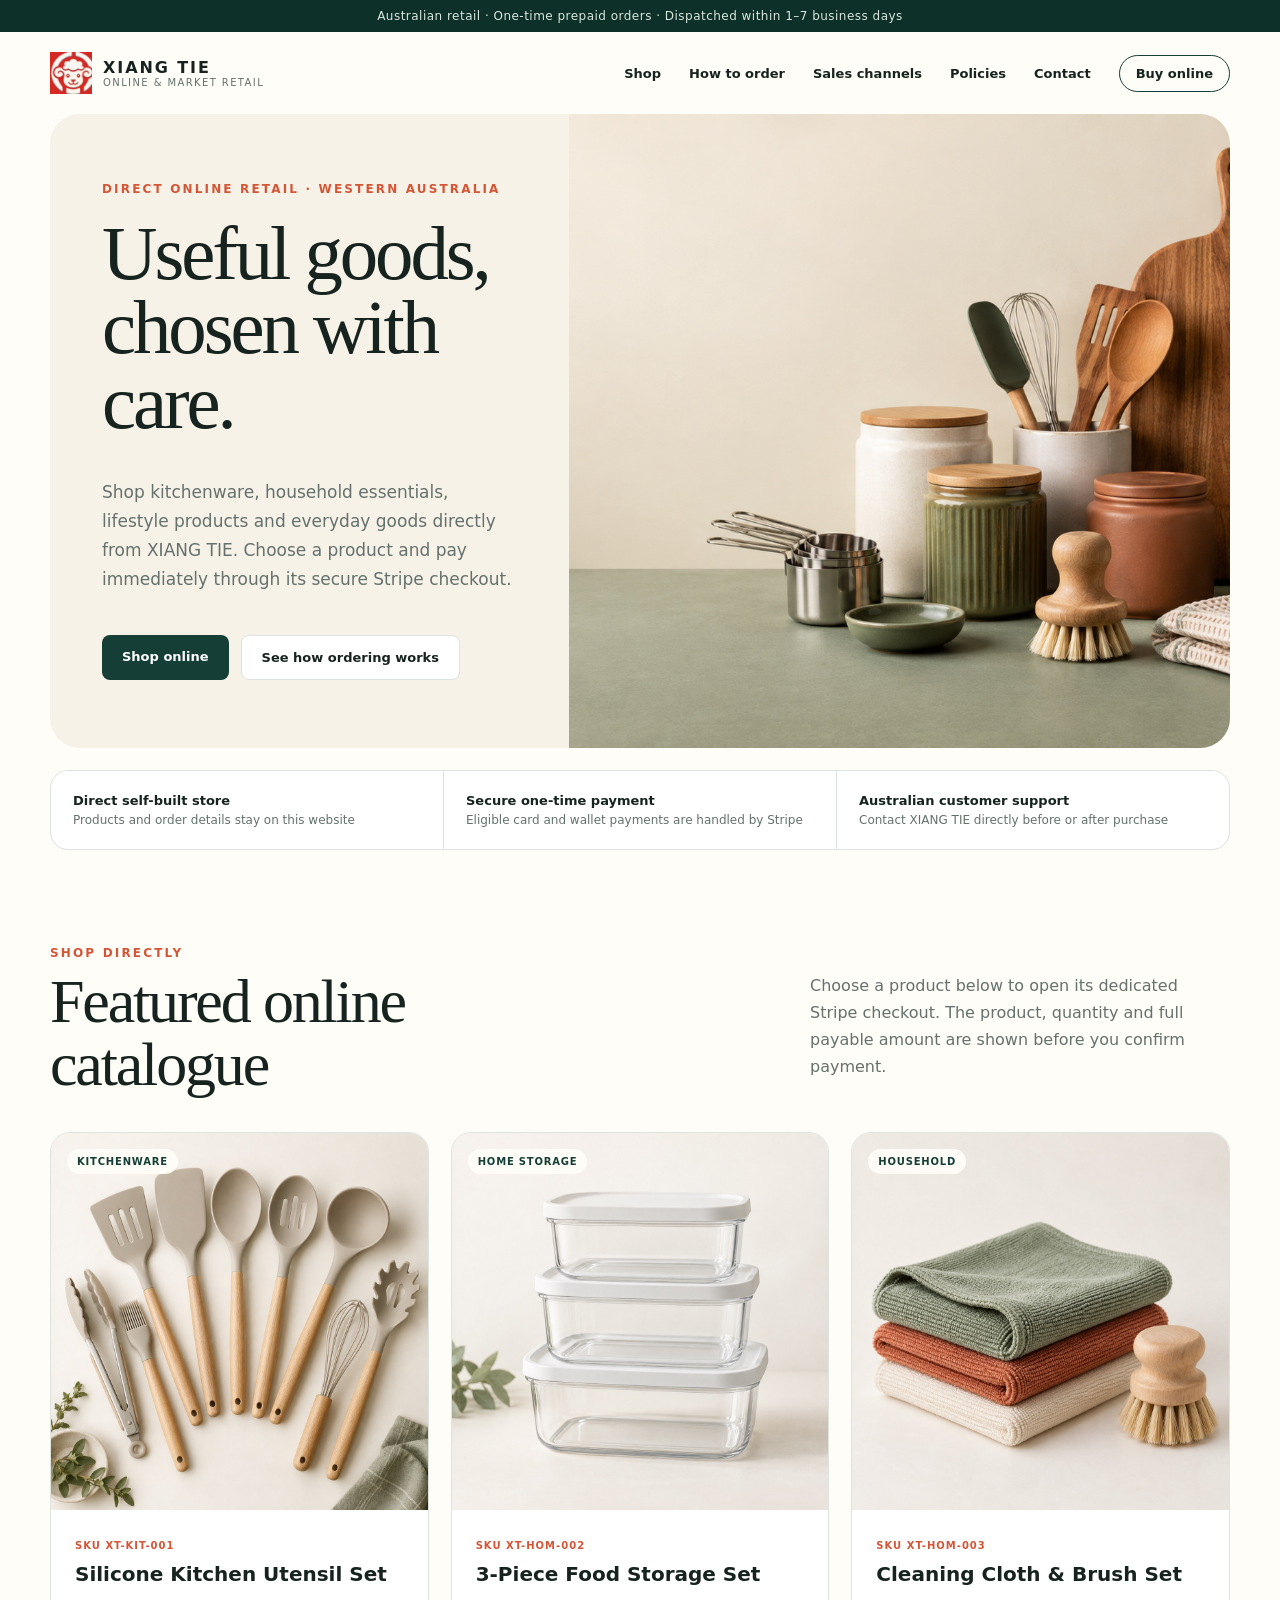
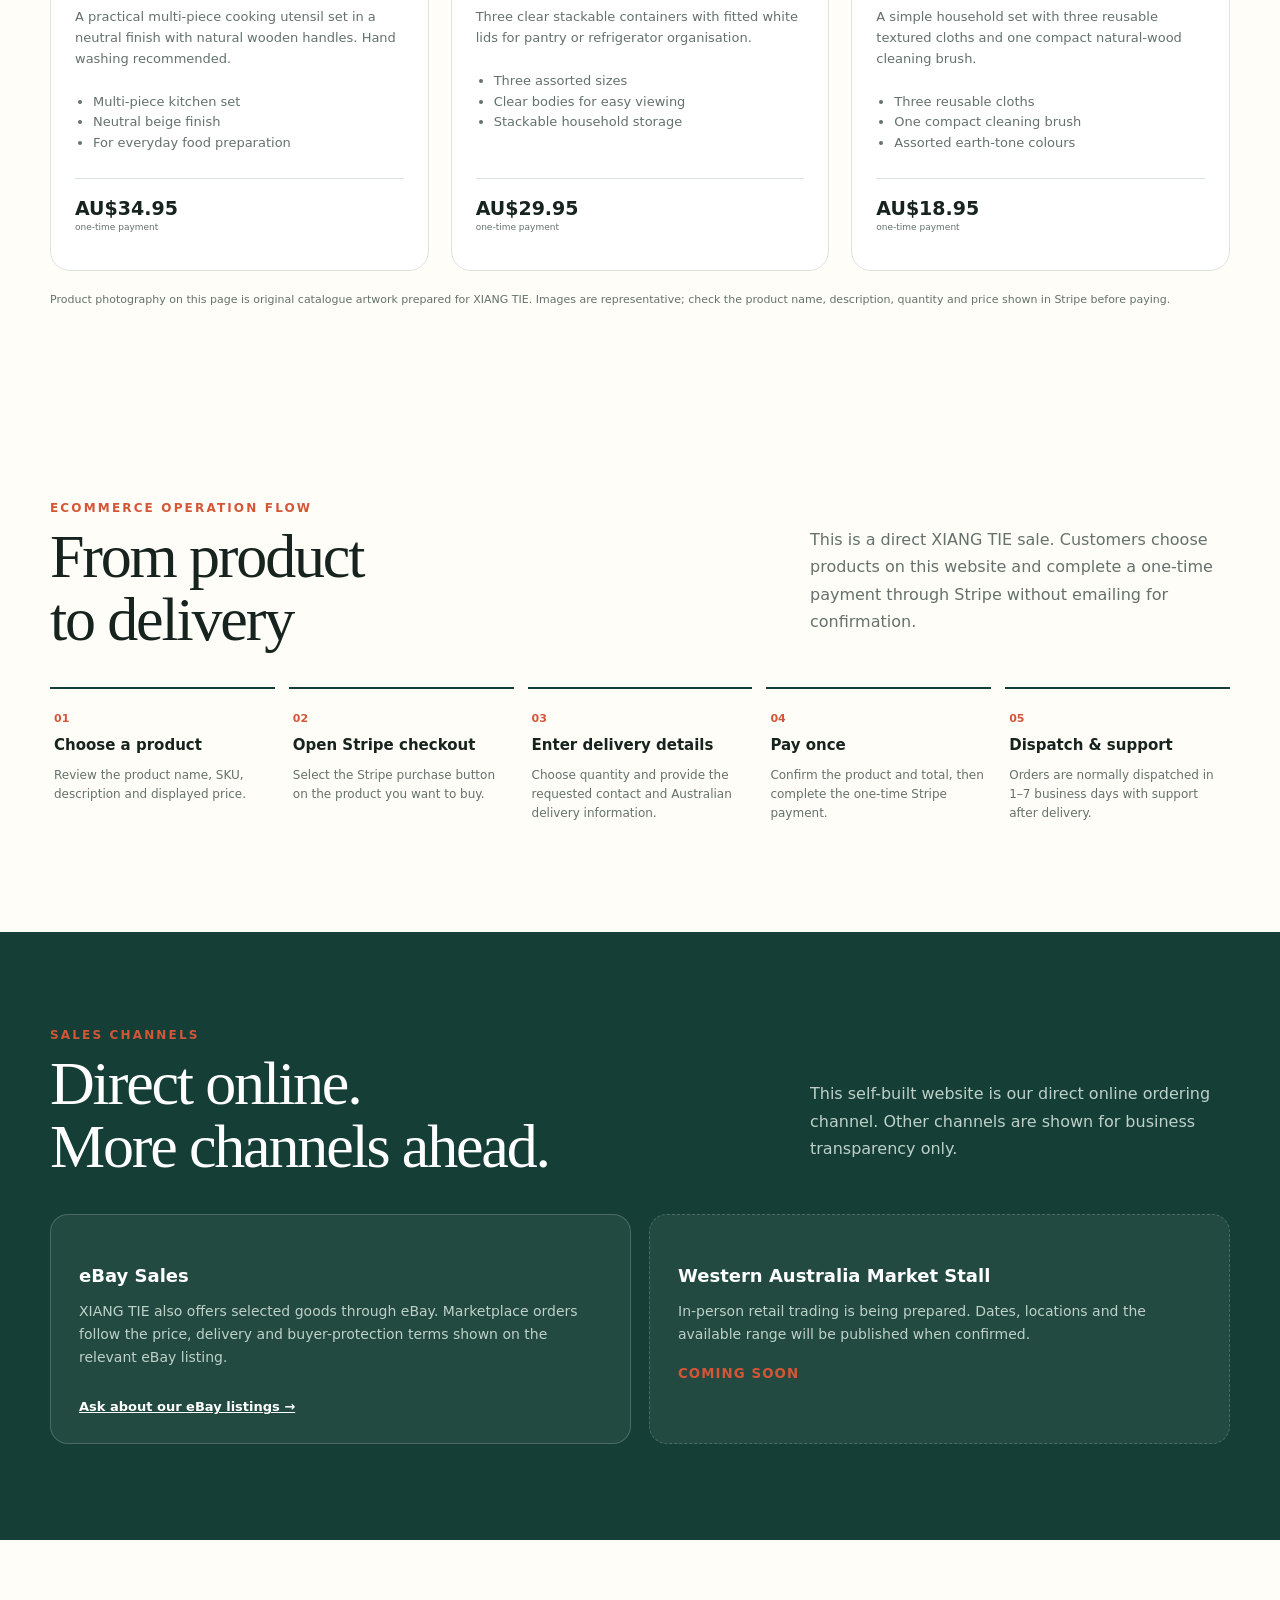
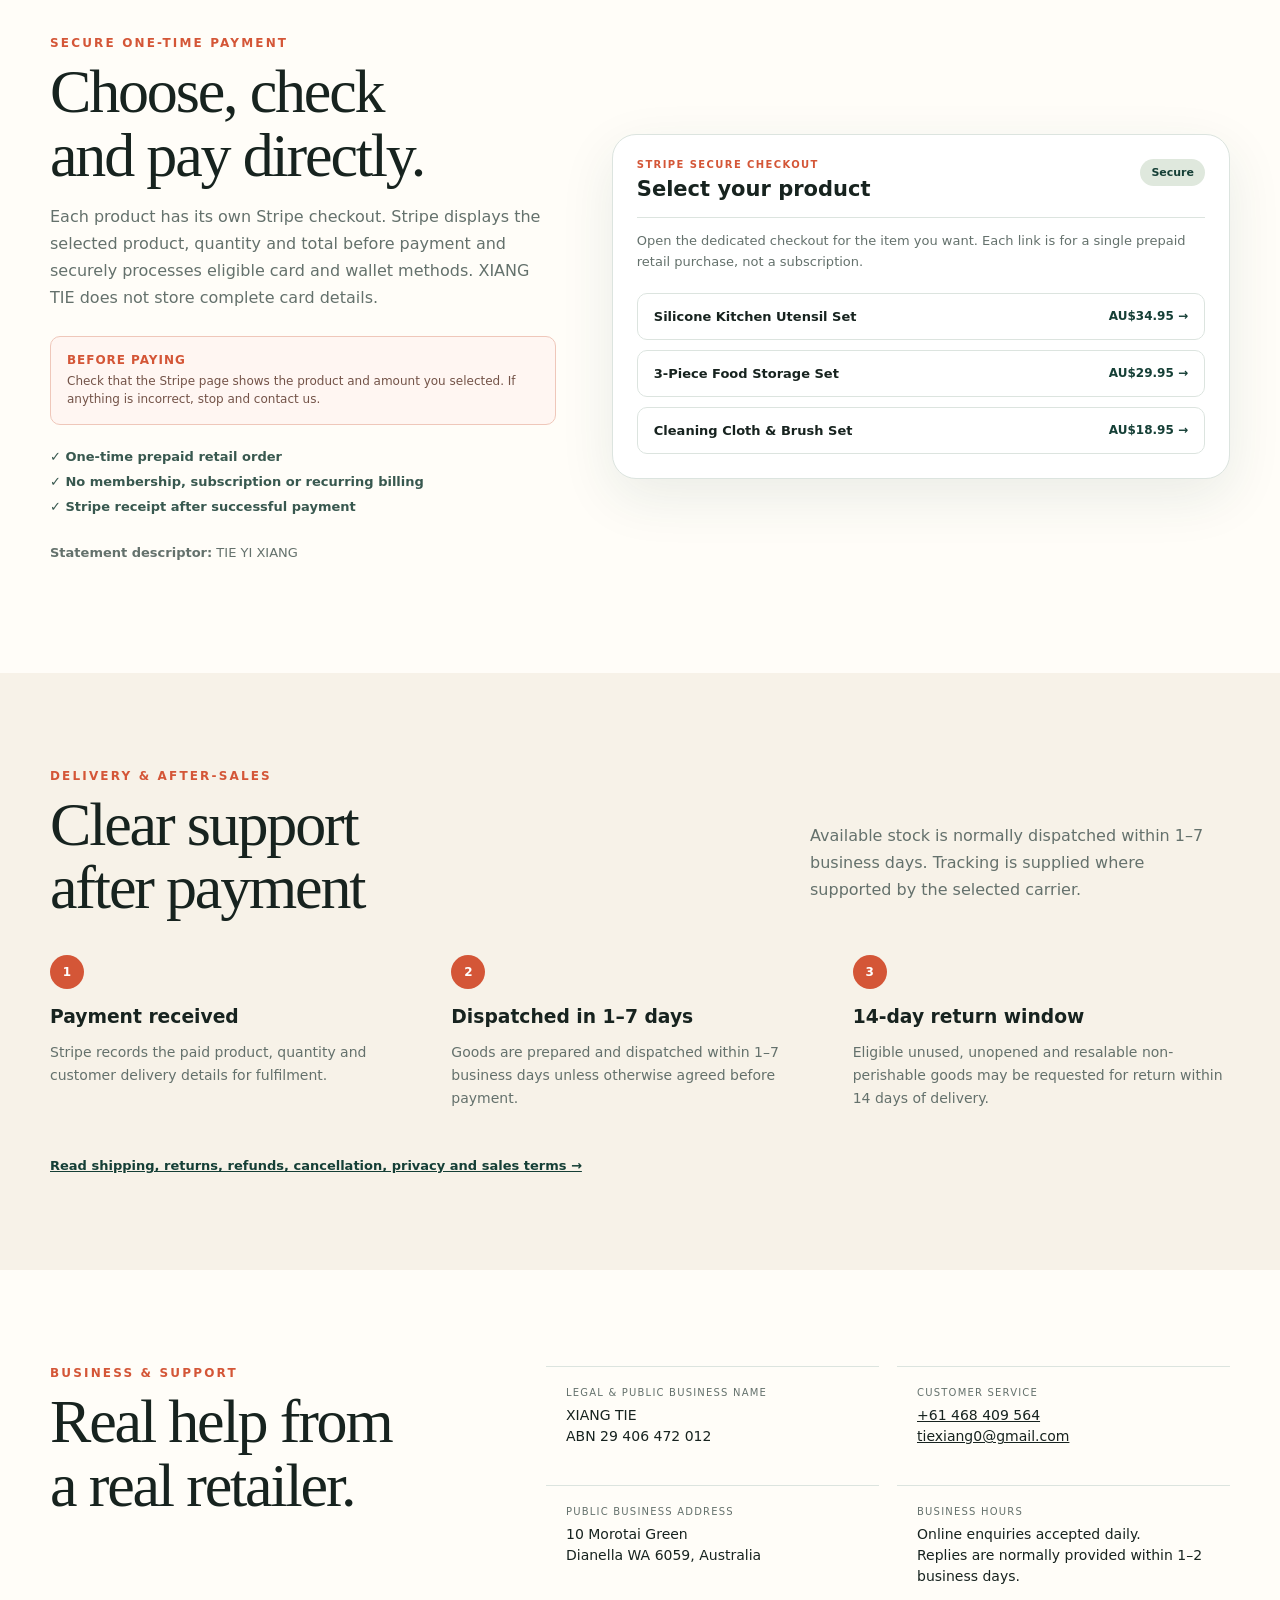
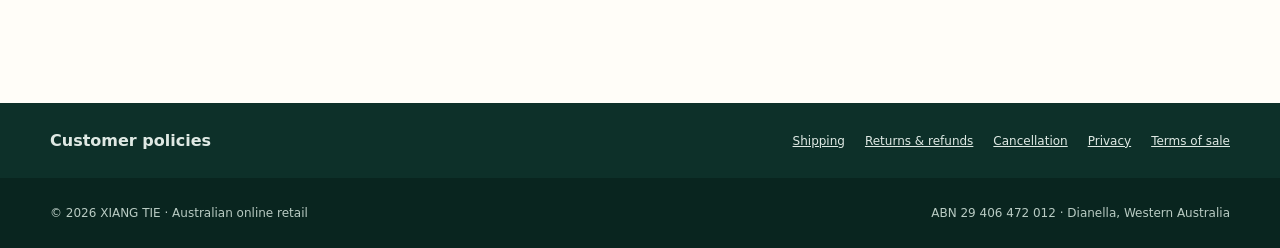
<file: index.html>
<!doctype html>
<html lang="en">
  <head>
    <meta charset="utf-8" />
    <meta name="viewport" content="width=device-width,initial-scale=1" />
    <meta http-equiv="refresh" content="0;url=/en/" />
    <link rel="canonical" href="https://tie-noodles.online/en/" />
    <link rel="icon" type="image/png" href="/site-icon.png" />
    <link rel="apple-touch-icon" href="/site-icon.png" />
    <title>XIANG TIE Australian Retail</title>
  </head>
  <body>
    <p>Continue to <a href="/en/">XIANG TIE Australian Retail</a>.</p>
  </body>
</html>
</file>
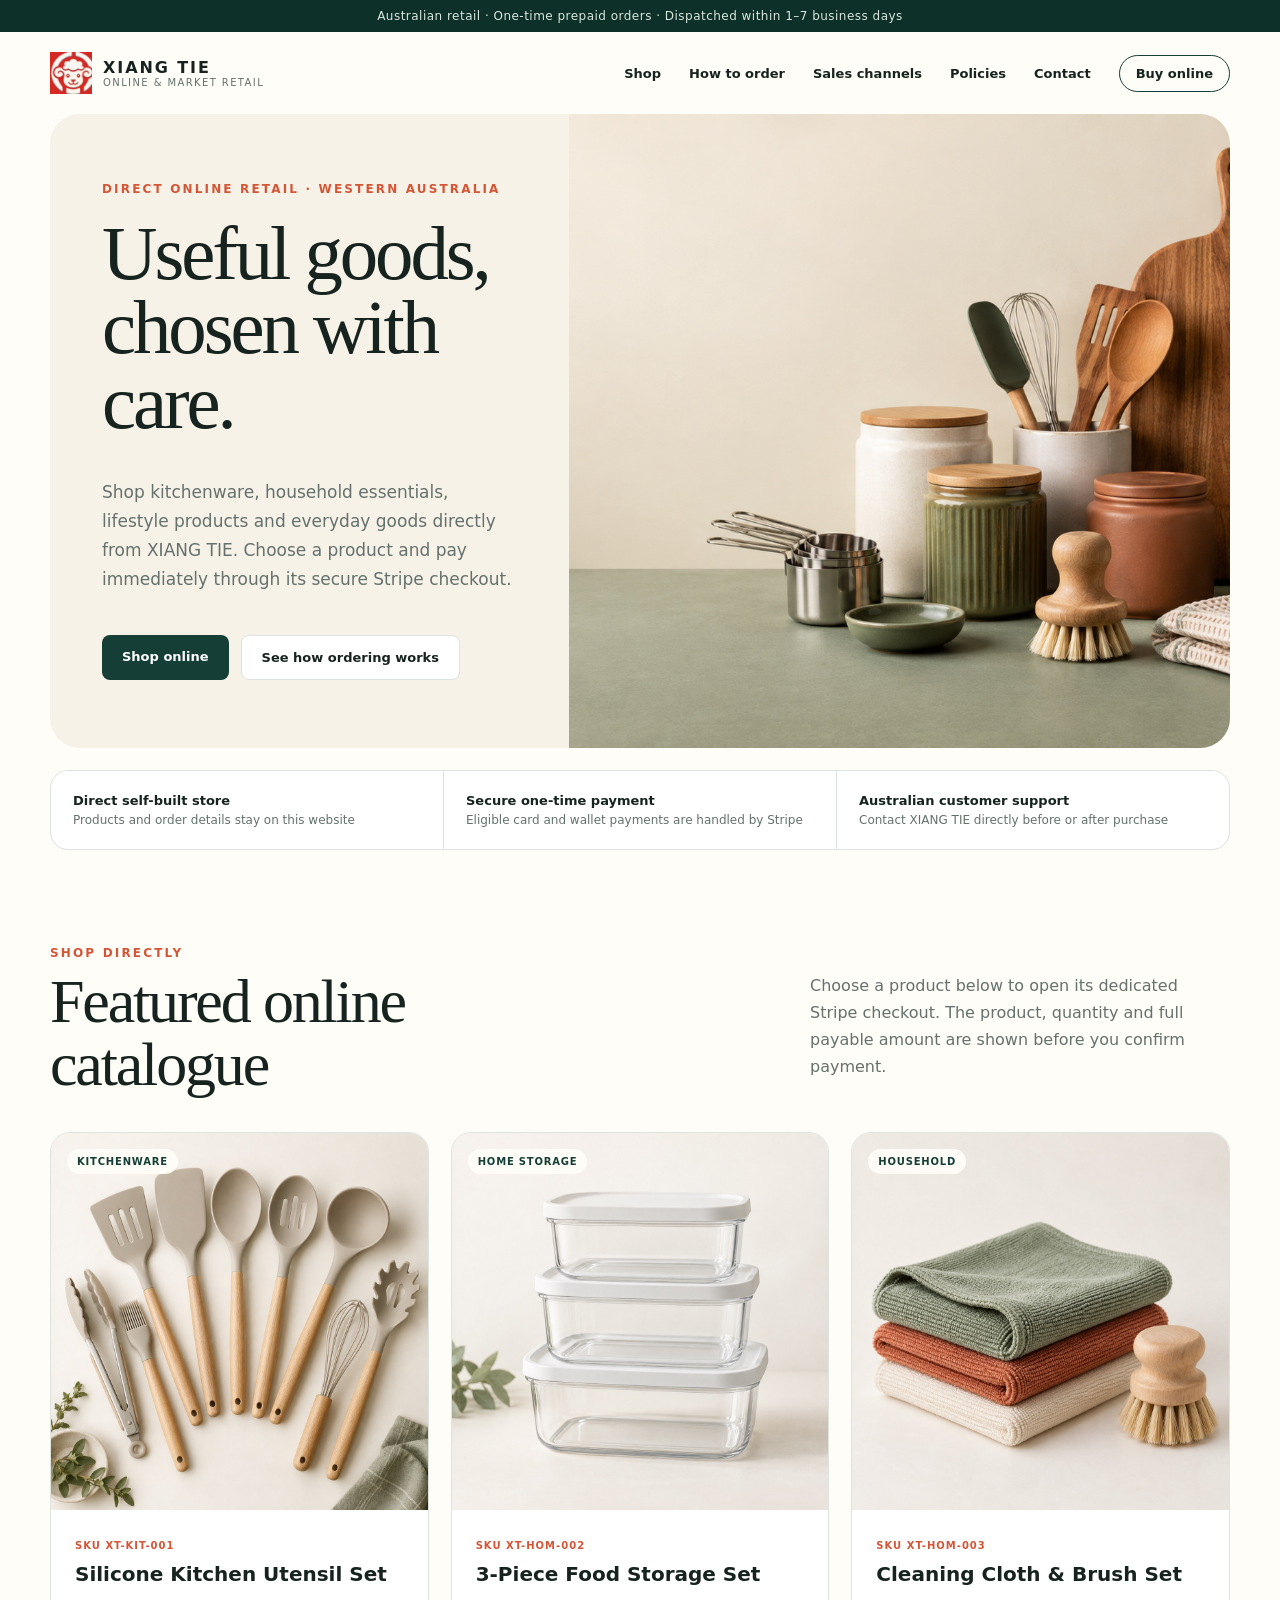
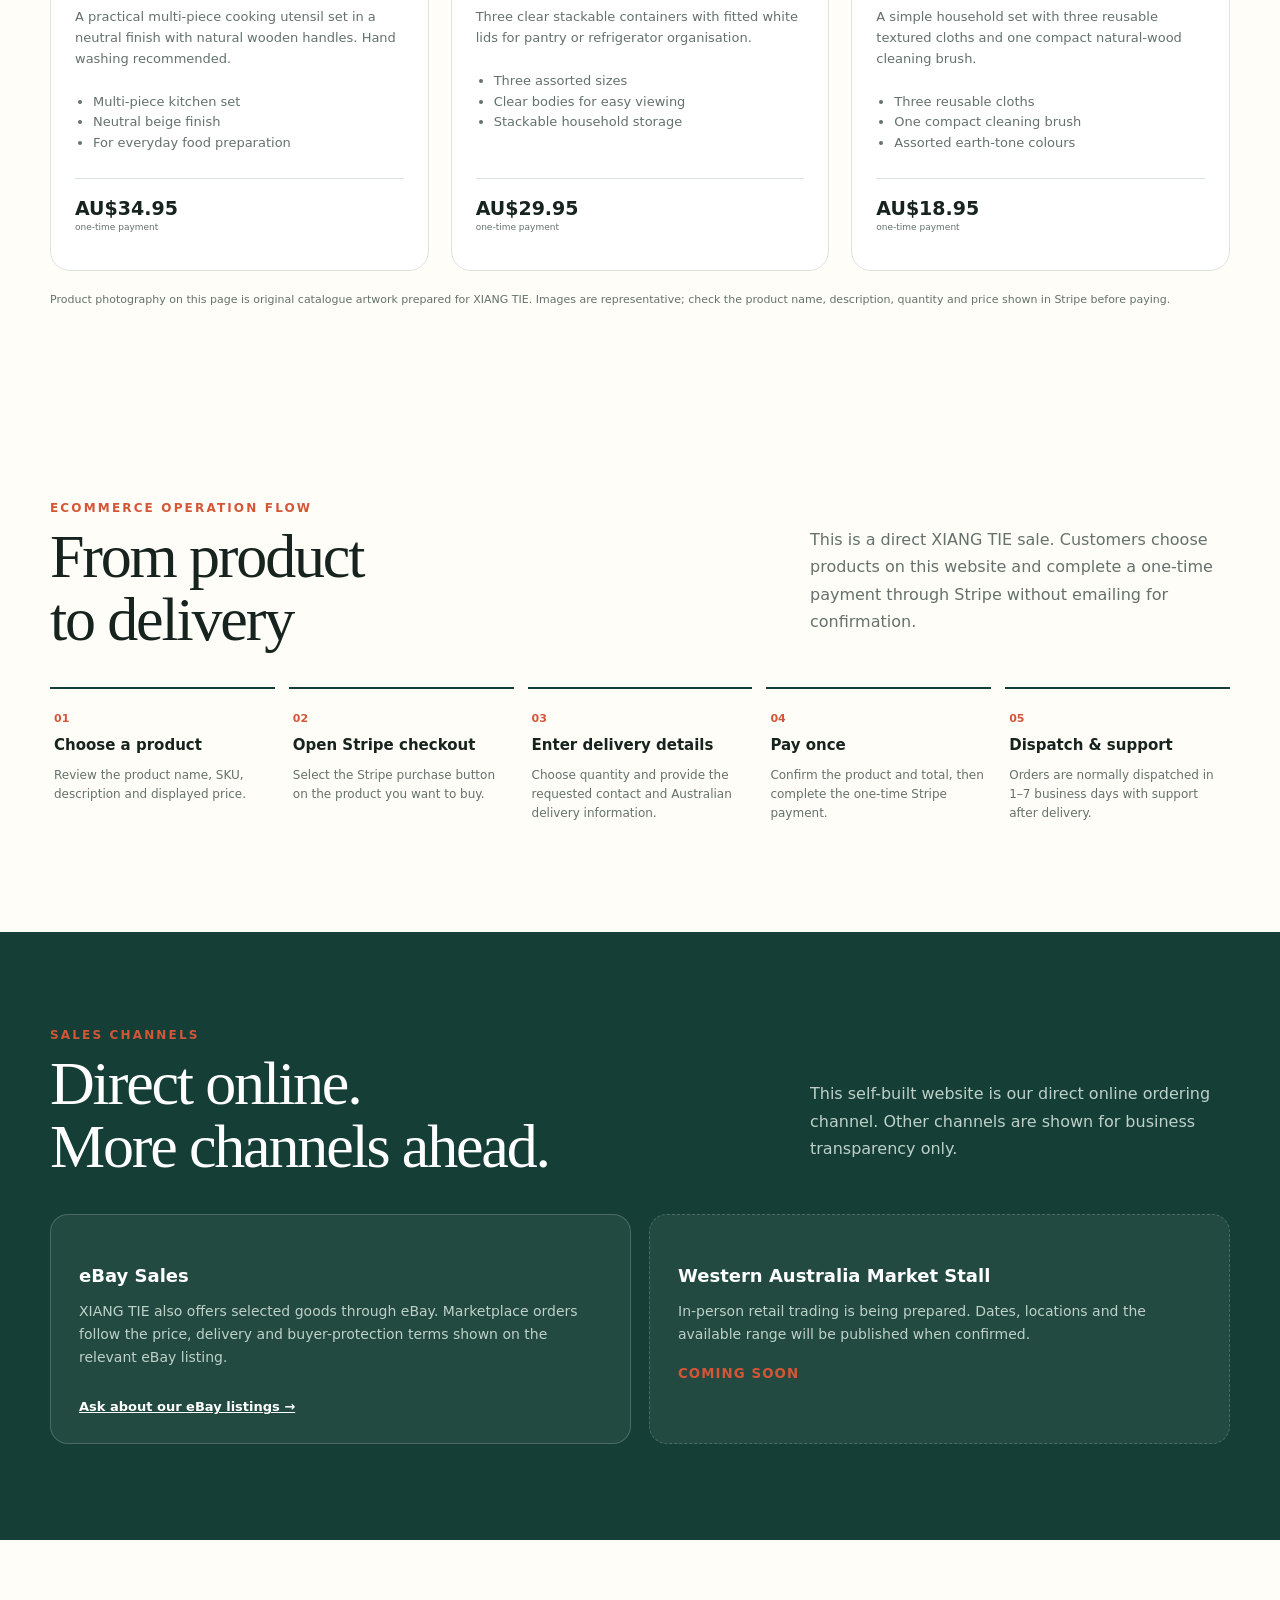
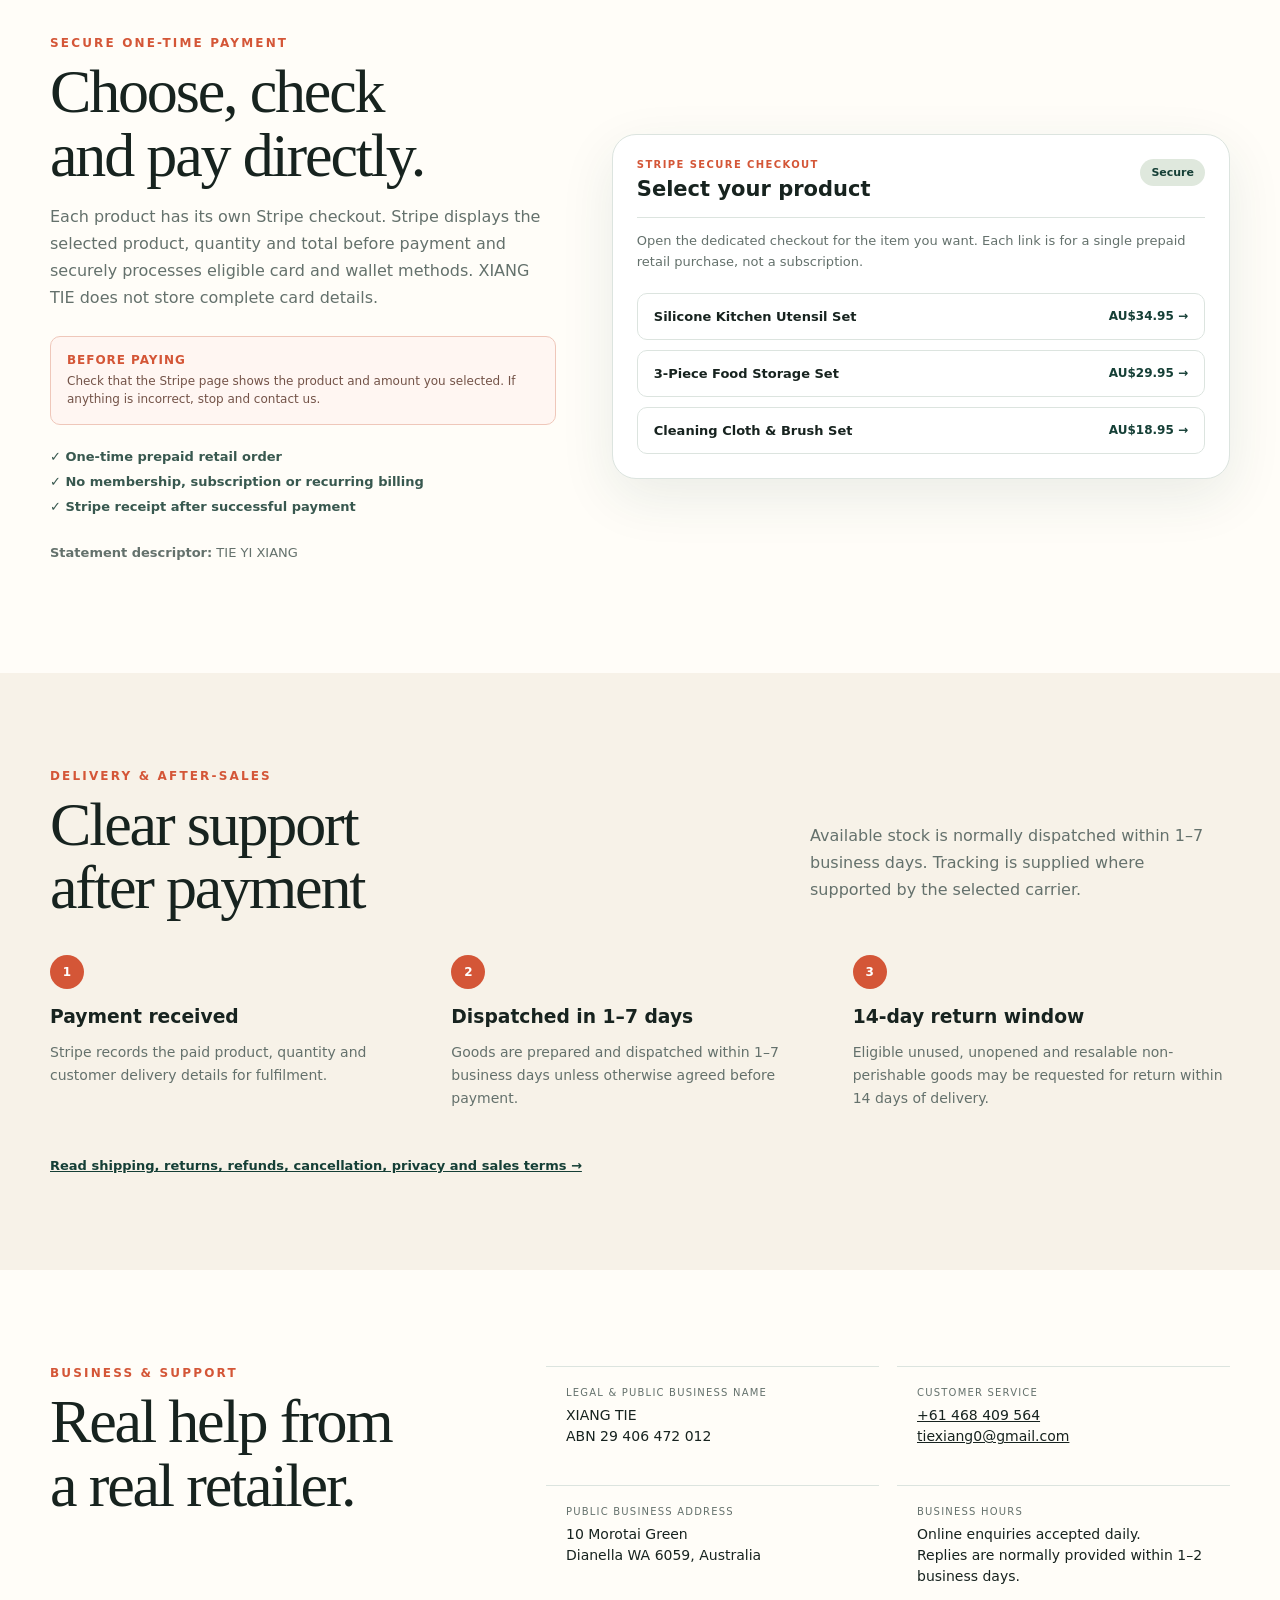
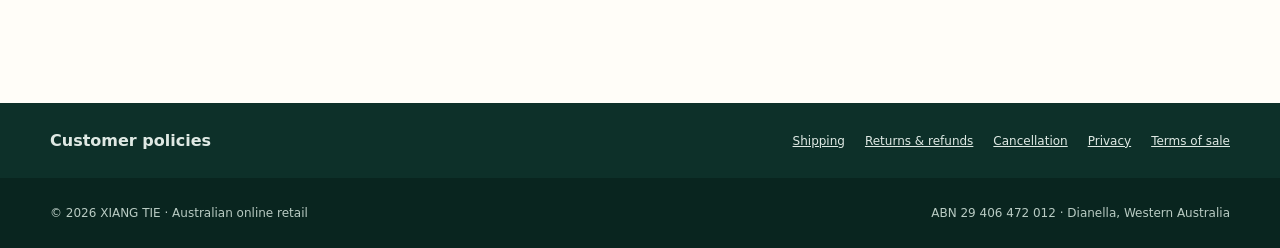
<file: en/index.html>
<!doctype html>
<html lang="en">
  <head>
    <meta charset="utf-8" />
    <meta name="viewport" content="width=device-width,initial-scale=1" />
    <title>XIANG TIE | Australian Kitchenware & Household Store</title>
    <meta name="description" content="Shop kitchenware, household essentials and everyday goods directly from XIANG TIE, an Australian online and market retailer. Secure one-time payment through Stripe." />
    <link rel="canonical" href="https://tie-noodles.online/en/" />
    <link rel="icon" type="image/png" href="/site-icon.png" />
    <link rel="apple-touch-icon" href="/site-icon.png" />
    <link rel="stylesheet" href="/retail.css" />
    <link rel="stylesheet" href="/payment-enhancements.css" />
    <script async src="https://js.stripe.com/v3/buy-button.js"></script>
  </head>
  <body>
    <div class="notice">Australian retail · One-time prepaid orders · Dispatched within 1–7 business days</div>
    <nav class="nav wrap">
      <a class="brand" href="#top"><img src="/site-icon.png" alt="XIANG TIE lamb logo" /><div><strong>XIANG TIE</strong><small>Online & market retail</small></div></a>
      <div class="links">
        <a href="#shop">Shop</a><a href="#order-flow">How to order</a><a href="#channels">Sales channels</a><a href="/policies/">Policies</a><a href="#contact">Contact</a><a class="pill" href="#shop">Buy online</a>
      </div>
    </nav>
    <main>
      <section class="hero wrap" id="top">
        <div class="hero-copy">
          <div class="eyebrow">Direct online retail · Western Australia</div>
          <h1>Useful goods,<br />chosen with care.</h1>
          <p>Shop kitchenware, household essentials, lifestyle products and everyday goods directly from XIANG TIE. Choose a product and pay immediately through its secure Stripe checkout.</p>
          <div class="actions"><a class="button button-dark" href="#shop">Shop online</a><a class="button button-light" href="#order-flow">See how ordering works</a></div>
        </div>
        <div class="hero-media"><img src="/retail-hero.png" alt="Original still life representing kitchenware and household retail" /></div>
      </section>

      <div class="trust wrap">
        <div><strong>Direct self-built store</strong><span>Products and order details stay on this website</span></div>
        <div><strong>Secure one-time payment</strong><span>Eligible card and wallet payments are handled by Stripe</span></div>
        <div><strong>Australian customer support</strong><span>Contact XIANG TIE directly before or after purchase</span></div>
      </div>

      <section class="section wrap shop" id="shop">
        <div class="section-head">
          <div><div class="eyebrow">Shop directly</div><h2>Featured online<br />catalogue</h2></div>
          <p>Choose a product below to open its dedicated Stripe checkout. The product, quantity and full payable amount are shown before you confirm payment.</p>
        </div>
        <div class="product-grid">
          <article class="product-card" id="product-utensils">
            <div class="product-image"><img src="/product-utensils.jpg" alt="Neutral silicone cooking utensils with natural wooden handles" /><span>Kitchenware</span></div>
            <div class="product-body">
              <div class="product-meta"><small>SKU XT-KIT-001</small></div>
              <h3>Silicone Kitchen Utensil Set</h3>
              <p>A practical multi-piece cooking utensil set in a neutral finish with natural wooden handles. Hand washing recommended.</p>
              <ul><li>Multi-piece kitchen set</li><li>Neutral beige finish</li><li>For everyday food preparation</li></ul>
              <div class="product-buy embedded-product-checkout"><div><strong>AU$34.95</strong><small>one-time payment</small></div><stripe-buy-button buy-button-id="buy_btn_1UGBF4POZC1t2VPzXmUvRwnP" publishable-key="pk_live_51UDR4DPOZC1t2VPzkmCGmwYS6T2xv2a9H7nW4WgZjAjzeEu4ndrJ2ql314dub4plGBvPPRpobliSXJtIJH5SH36L00KUtg3tf0"></stripe-buy-button></div>
            </div>
          </article>

          <article class="product-card" id="product-storage">
            <div class="product-image"><img src="/product-storage.jpg" alt="Three clear stackable food storage containers with white lids" /><span>Home storage</span></div>
            <div class="product-body">
              <div class="product-meta"><small>SKU XT-HOM-002</small></div>
              <h3>3-Piece Food Storage Set</h3>
              <p>Three clear stackable containers with fitted white lids for pantry or refrigerator organisation.</p>
              <ul><li>Three assorted sizes</li><li>Clear bodies for easy viewing</li><li>Stackable household storage</li></ul>
              <div class="product-buy embedded-product-checkout"><div><strong>AU$29.95</strong><small>one-time payment</small></div><stripe-buy-button buy-button-id="buy_btn_1UGBFJPOZC1t2VPz7jIIqpw6" publishable-key="pk_live_51UDR4DPOZC1t2VPzkmCGmwYS6T2xv2a9H7nW4WgZjAjzeEu4ndrJ2ql314dub4plGBvPPRpobliSXJtIJH5SH36L00KUtg3tf0"></stripe-buy-button></div>
            </div>
          </article>

          <article class="product-card" id="product-cleaning">
            <div class="product-image"><img src="/product-cleaning.jpg" alt="Three reusable cleaning cloths and a natural wood cleaning brush" /><span>Household</span></div>
            <div class="product-body">
              <div class="product-meta"><small>SKU XT-HOM-003</small></div>
              <h3>Cleaning Cloth & Brush Set</h3>
              <p>A simple household set with three reusable textured cloths and one compact natural-wood cleaning brush.</p>
              <ul><li>Three reusable cloths</li><li>One compact cleaning brush</li><li>Assorted earth-tone colours</li></ul>
              <div class="product-buy embedded-product-checkout"><div><strong>AU$18.95</strong><small>one-time payment</small></div><stripe-buy-button buy-button-id="buy_btn_1UGBEVPOZC1t2VPzdEE4FiTr" publishable-key="pk_live_51UDR4DPOZC1t2VPzkmCGmwYS6T2xv2a9H7nW4WgZjAjzeEu4ndrJ2ql314dub4plGBvPPRpobliSXJtIJH5SH36L00KUtg3tf0"></stripe-buy-button></div>
            </div>
          </article>
        </div>
        <p class="image-disclosure">Product photography on this page is original catalogue artwork prepared for XIANG TIE. Images are representative; check the product name, description, quantity and price shown in Stripe before paying.</p>
      </section>

      <section class="section wrap" id="order-flow">
        <div class="section-head">
          <div><div class="eyebrow">Ecommerce operation flow</div><h2>From product<br />to delivery</h2></div>
          <p>This is a direct XIANG TIE sale. Customers choose products on this website and complete a one-time payment through Stripe without emailing for confirmation.</p>
        </div>
        <div class="flow-steps">
          <article><span>01</span><h3>Choose a product</h3><p>Review the product name, SKU, description and displayed price.</p></article>
          <article><span>02</span><h3>Open Stripe checkout</h3><p>Select the Stripe purchase button on the product you want to buy.</p></article>
          <article><span>03</span><h3>Enter delivery details</h3><p>Choose quantity and provide the requested contact and Australian delivery information.</p></article>
          <article><span>04</span><h3>Pay once</h3><p>Confirm the product and total, then complete the one-time Stripe payment.</p></article>
          <article><span>05</span><h3>Dispatch & support</h3><p>Orders are normally dispatched in 1–7 business days with support after delivery.</p></article>
        </div>
      </section>

      <section class="channels section" id="channels">
        <div class="wrap">
          <div class="section-head"><div><div class="eyebrow">Sales channels</div><h2>Direct online.<br />More channels ahead.</h2></div><p>This self-built website is our direct online ordering channel. Other channels are shown for business transparency only.</p></div>
          <div class="channel-grid two-channel-grid">
            <article class="card"><h3>eBay Sales</h3><p>XIANG TIE also offers selected goods through eBay. Marketplace orders follow the price, delivery and buyer-protection terms shown on the relevant eBay listing.</p><a href="mailto:tiexiang0@gmail.com?subject=eBay%20store%20enquiry">Ask about our eBay listings →</a></article>
            <article class="card coming"><h3>Western Australia Market Stall</h3><p>In-person retail trading is being prepared. Dates, locations and the available range will be published when confirmed.</p><small>COMING SOON</small></article>
          </div>
        </div>
      </section>

      <section class="section wrap payment payment-refined" id="payment">
        <div class="payment-copy">
          <div class="eyebrow">Secure one-time payment</div><h2>Choose, check<br />and pay directly.</h2>
          <p>Each product has its own Stripe checkout. Stripe displays the selected product, quantity and total before payment and securely processes eligible card and wallet methods. XIANG TIE does not store complete card details.</p>
          <div class="payment-warning"><strong>Before paying</strong><span>Check that the Stripe page shows the product and amount you selected. If anything is incorrect, stop and contact us.</span></div>
          <div class="payment-points"><span>✓ One-time prepaid retail order</span><span>✓ No membership, subscription or recurring billing</span><span>✓ Stripe receipt after successful payment</span></div>
          <p class="descriptor"><strong>Statement descriptor:</strong> TIE YI XIANG</p>
        </div>
        <div class="payment-box payment-box-refined">
          <div class="payment-box-head"><div><small>STRIPE SECURE CHECKOUT</small><h3>Select your product</h3></div><span class="secure-badge">Secure</span></div>
          <p>Open the dedicated checkout for the item you want. Each link is for a single prepaid retail purchase, not a subscription.</p>
          <div class="payment-product-links">
            <a href="#product-utensils"><span>Silicone Kitchen Utensil Set</span><strong>AU$34.95 →</strong></a>
            <a href="#product-storage"><span>3-Piece Food Storage Set</span><strong>AU$29.95 →</strong></a>
            <a href="#product-cleaning"><span>Cleaning Cloth & Brush Set</span><strong>AU$18.95 →</strong></a>
          </div>
        </div>
      </section>

      <section class="fulfilment section" id="fulfilment">
        <div class="wrap">
          <div class="section-head"><div><div class="eyebrow">Delivery & after-sales</div><h2>Clear support<br />after payment</h2></div><p>Available stock is normally dispatched within 1–7 business days. Tracking is supplied where supported by the selected carrier.</p></div>
          <div class="steps">
            <div class="step"><span>1</span><h3>Payment received</h3><p>Stripe records the paid product, quantity and customer delivery details for fulfilment.</p></div>
            <div class="step"><span>2</span><h3>Dispatched in 1–7 days</h3><p>Goods are prepared and dispatched within 1–7 business days unless otherwise agreed before payment.</p></div>
            <div class="step"><span>3</span><h3>14-day return window</h3><p>Eligible unused, unopened and resalable non-perishable goods may be requested for return within 14 days of delivery.</p></div>
          </div>
          <a class="policy-cta" href="/policies/">Read shipping, returns, refunds, cancellation, privacy and sales terms →</a>
        </div>
      </section>

      <section class="section wrap business" id="contact">
        <div><div class="eyebrow">Business & support</div><h2>Real help from<br />a real retailer.</h2></div>
        <div class="details">
          <div><small>LEGAL & PUBLIC BUSINESS NAME</small><p>XIANG TIE<br />ABN 29 406 472 012</p></div>
          <div><small>CUSTOMER SERVICE</small><p><a href="tel:+61468409564">+61 468 409 564</a><br /><a href="mailto:tiexiang0@gmail.com">tiexiang0@gmail.com</a></p></div>
          <div><small>PUBLIC BUSINESS ADDRESS</small><p>10 Morotai Green<br />Dianella WA 6059, Australia</p></div>
          <div><small>BUSINESS HOURS</small><p>Online enquiries accepted daily.<br />Replies are normally provided within 1–2 business days.</p></div>
        </div>
      </section>
    </main>

    <div class="policy-nav"><div class="wrap"><strong>Customer policies</strong><div class="policy-links"><a href="/policies/#shipping">Shipping</a><a href="/policies/#returns">Returns & refunds</a><a href="/policies/#cancellation">Cancellation</a><a href="/policies/#privacy">Privacy</a><a href="/policies/#terms">Terms of sale</a></div></div></div>
    <footer class="footer"><div class="wrap"><span>© 2026 XIANG TIE · Australian online retail</span><span>ABN 29 406 472 012 · Dianella, Western Australia</span></div></footer>
  </body>
</html>
</file>
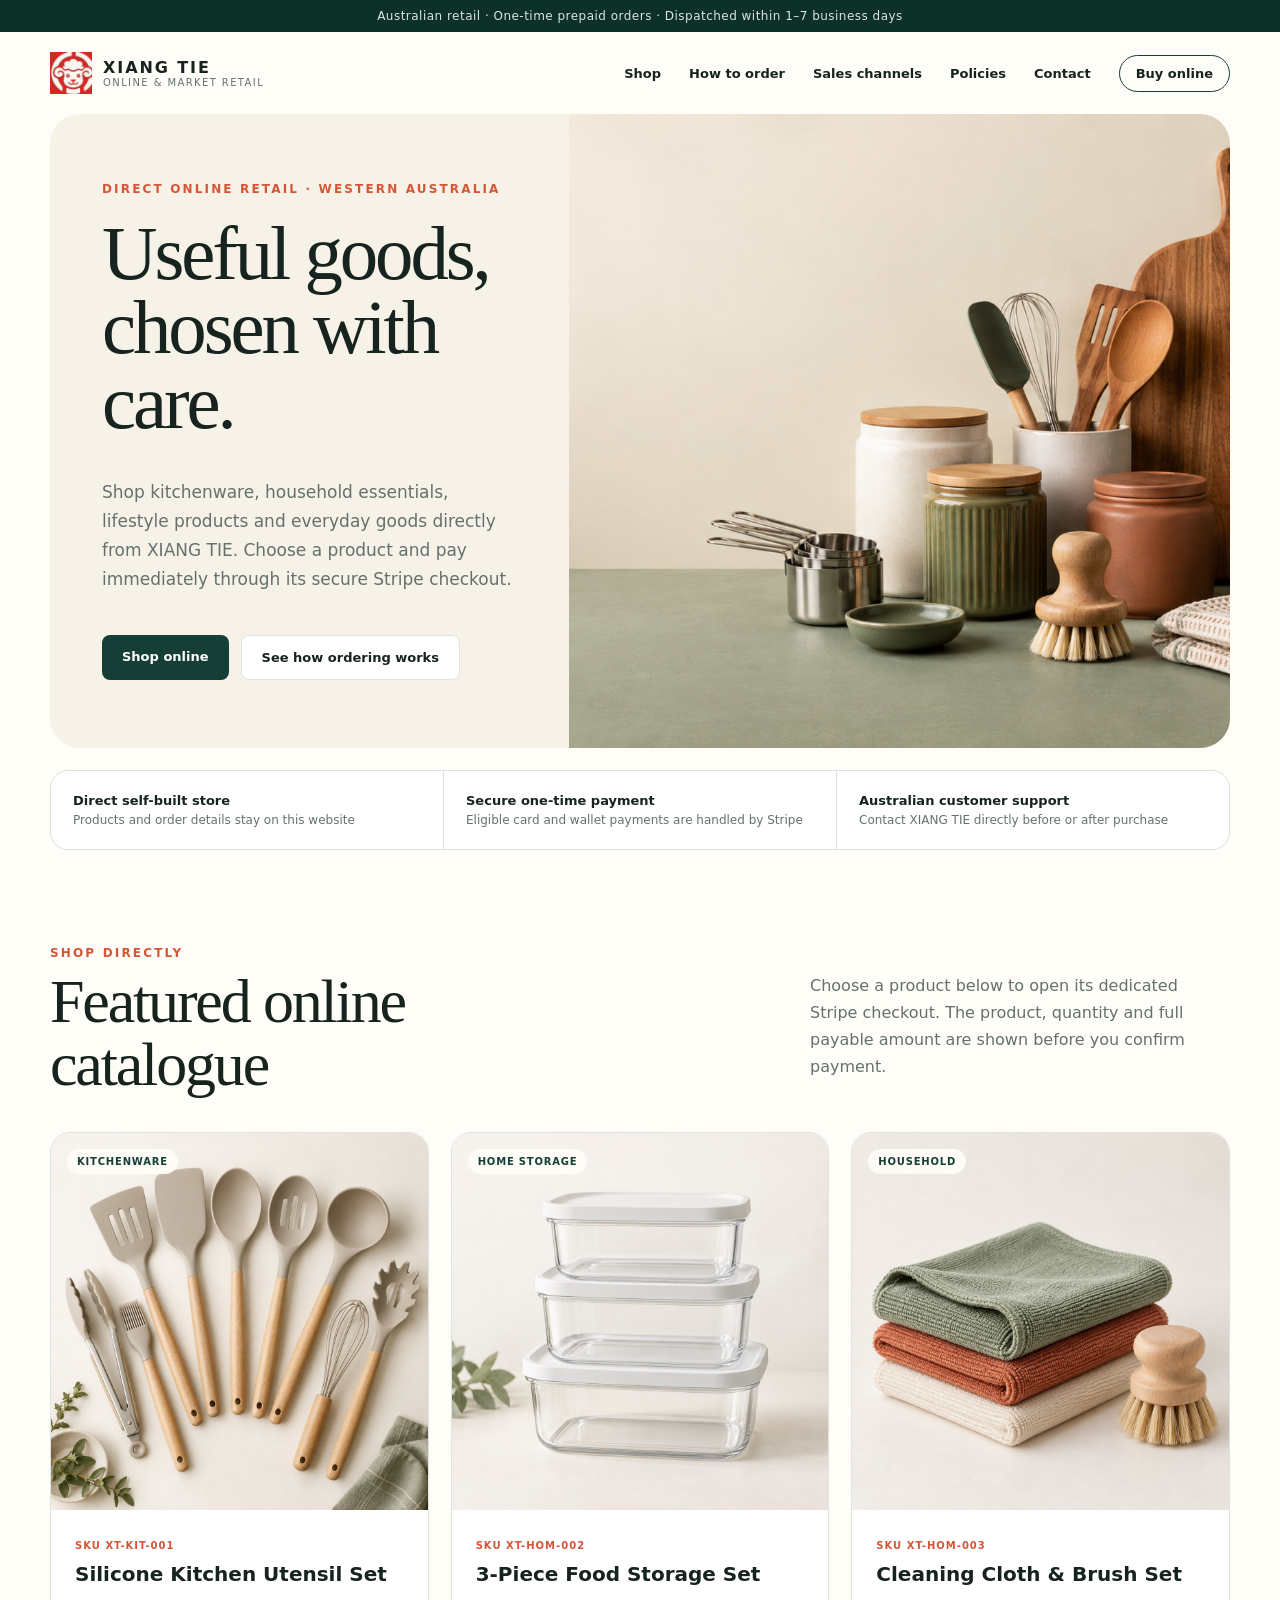
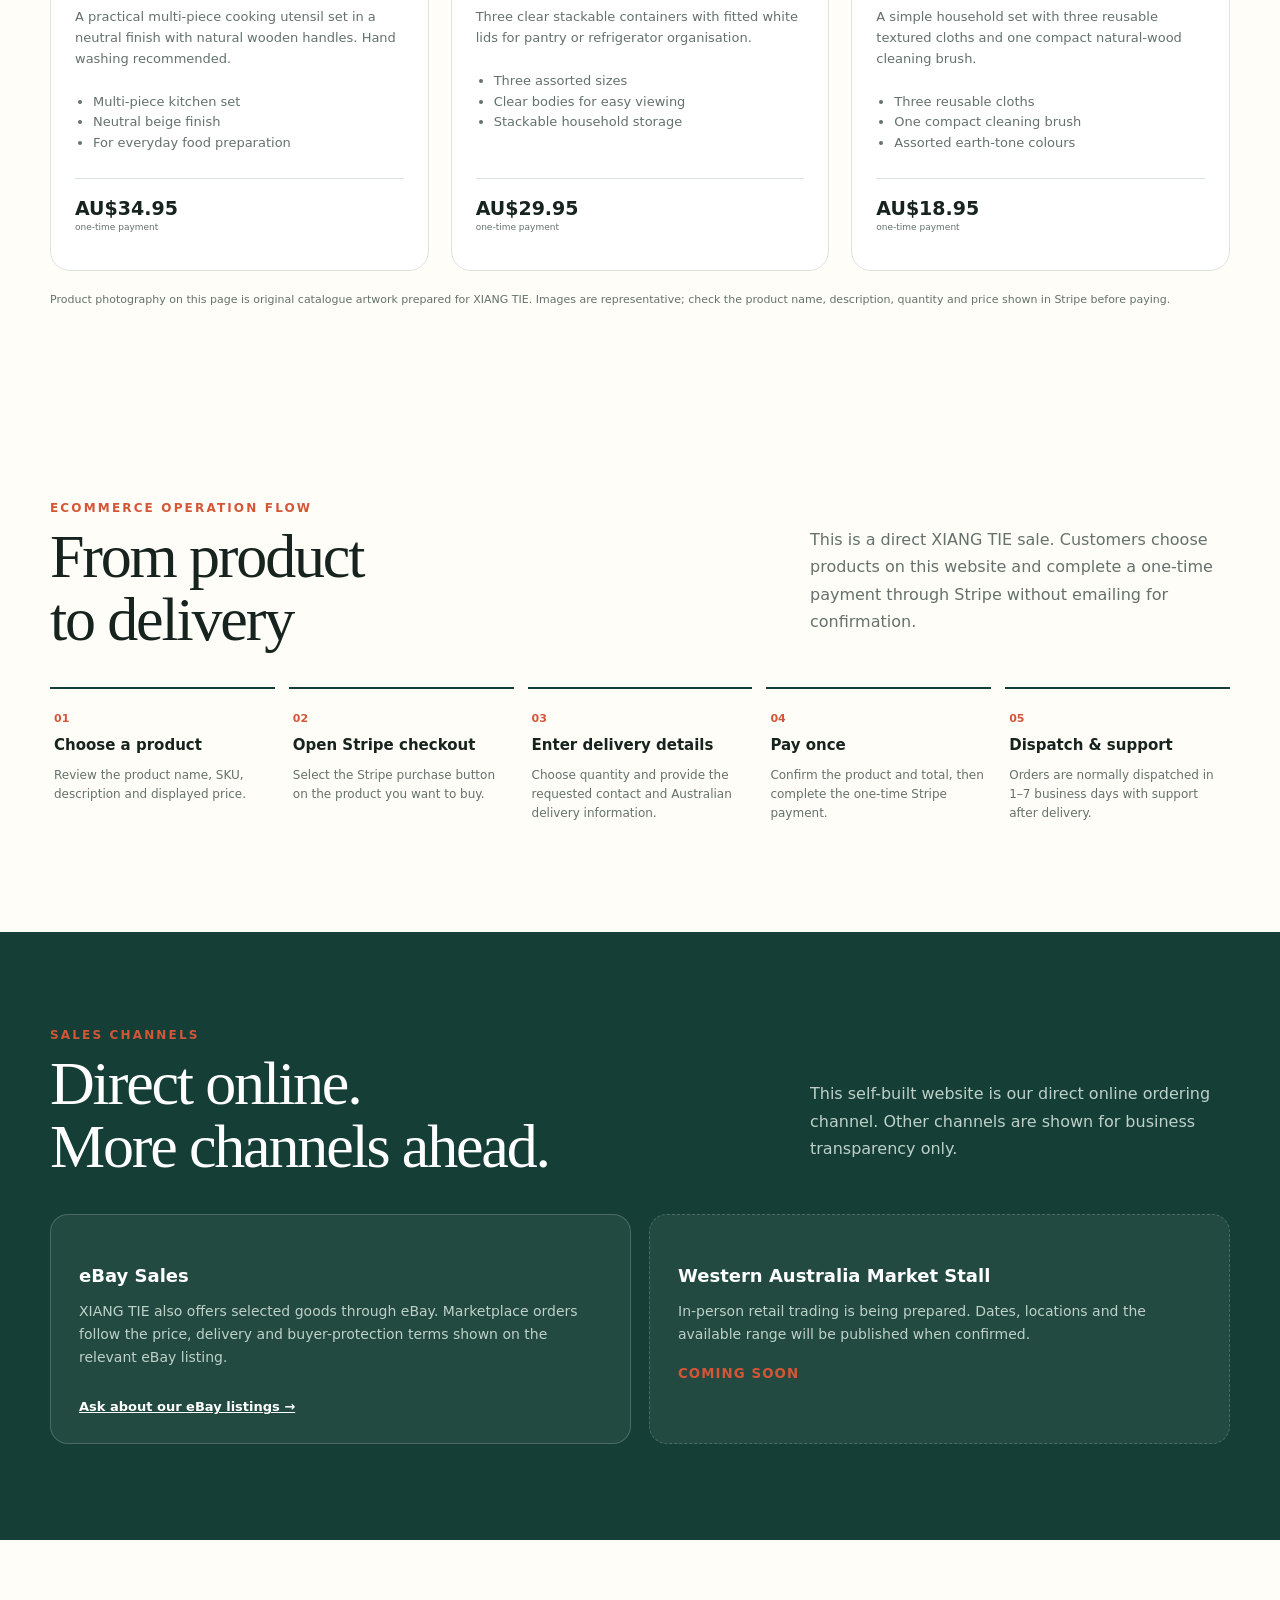
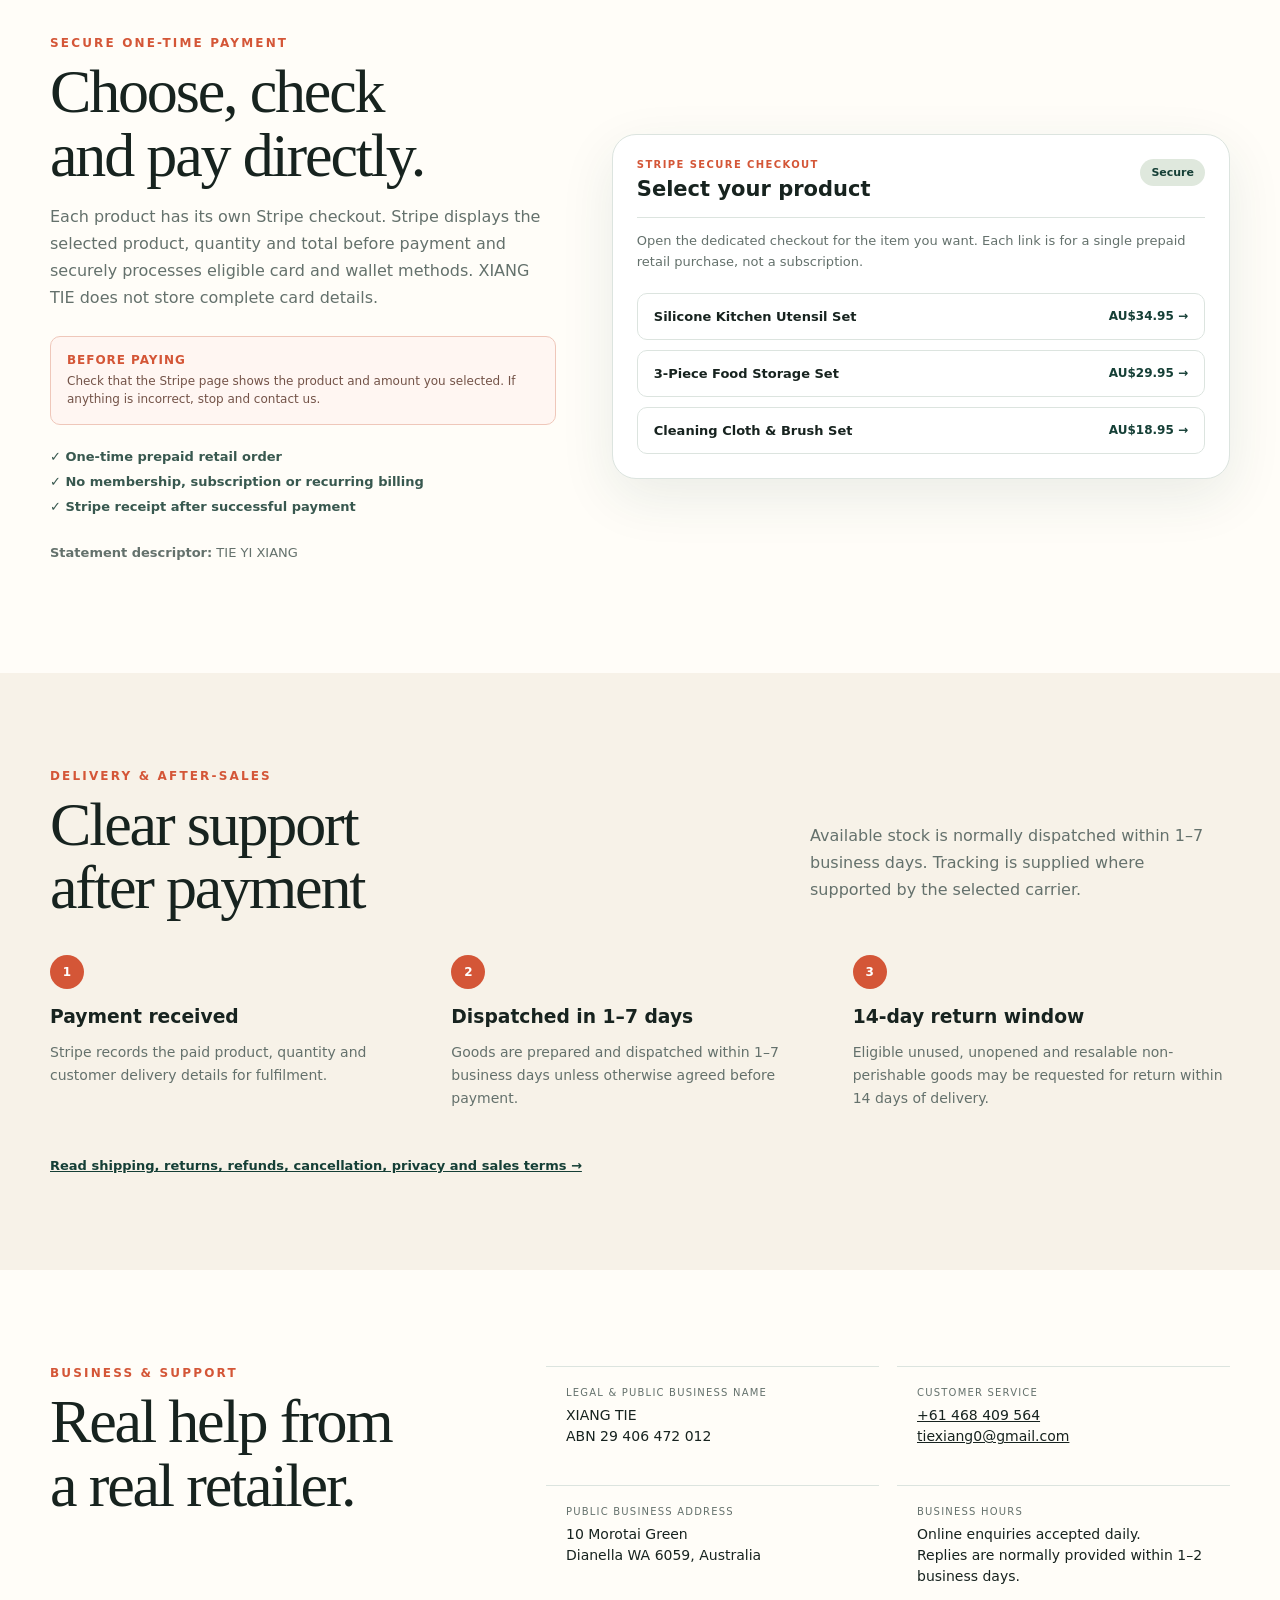
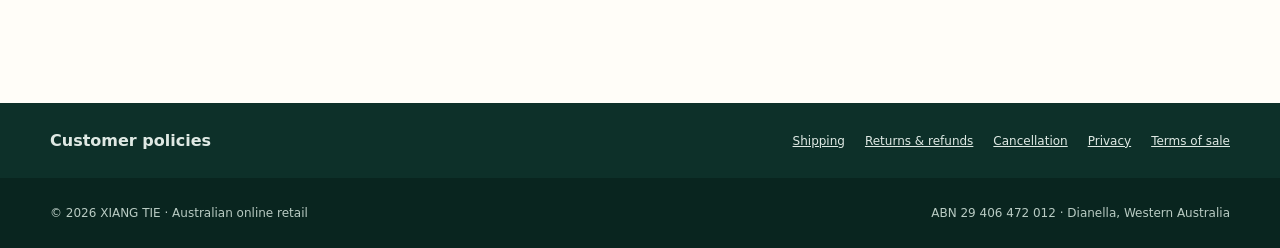
<file: payment/index.html>
<!doctype html><html lang="en"><head><meta charset="utf-8"><meta name="viewport" content="width=device-width,initial-scale=1"><meta http-equiv="refresh" content="0;url=/en/#payment"><link rel="canonical" href="https://tie-noodles.online/en/#payment"><link rel="icon" type="image/png" href="/site-icon.png"><link rel="apple-touch-icon" href="/site-icon.png"><title>Secure payment | XIANG TIE</title></head><body><p>Continue to <a href="/en/#payment">XIANG TIE secure payment</a>.</p></body></html>
</file>
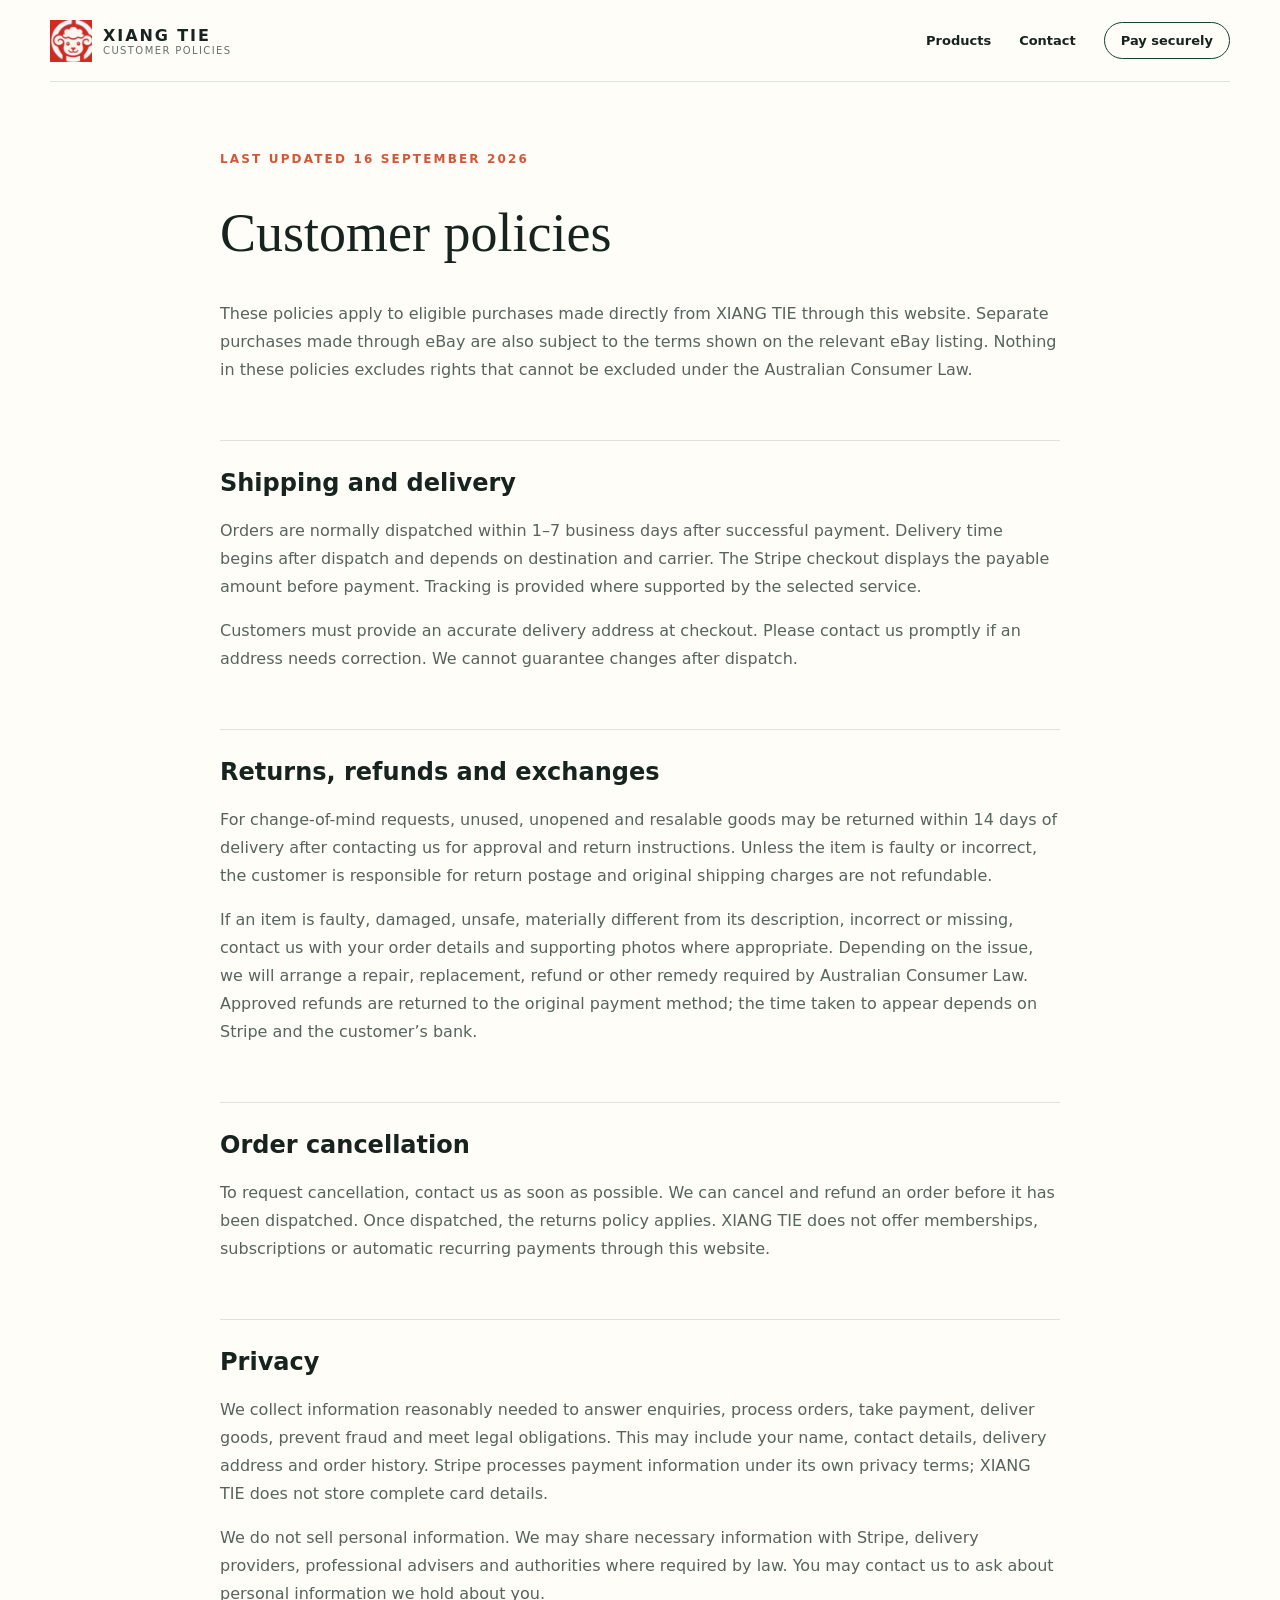
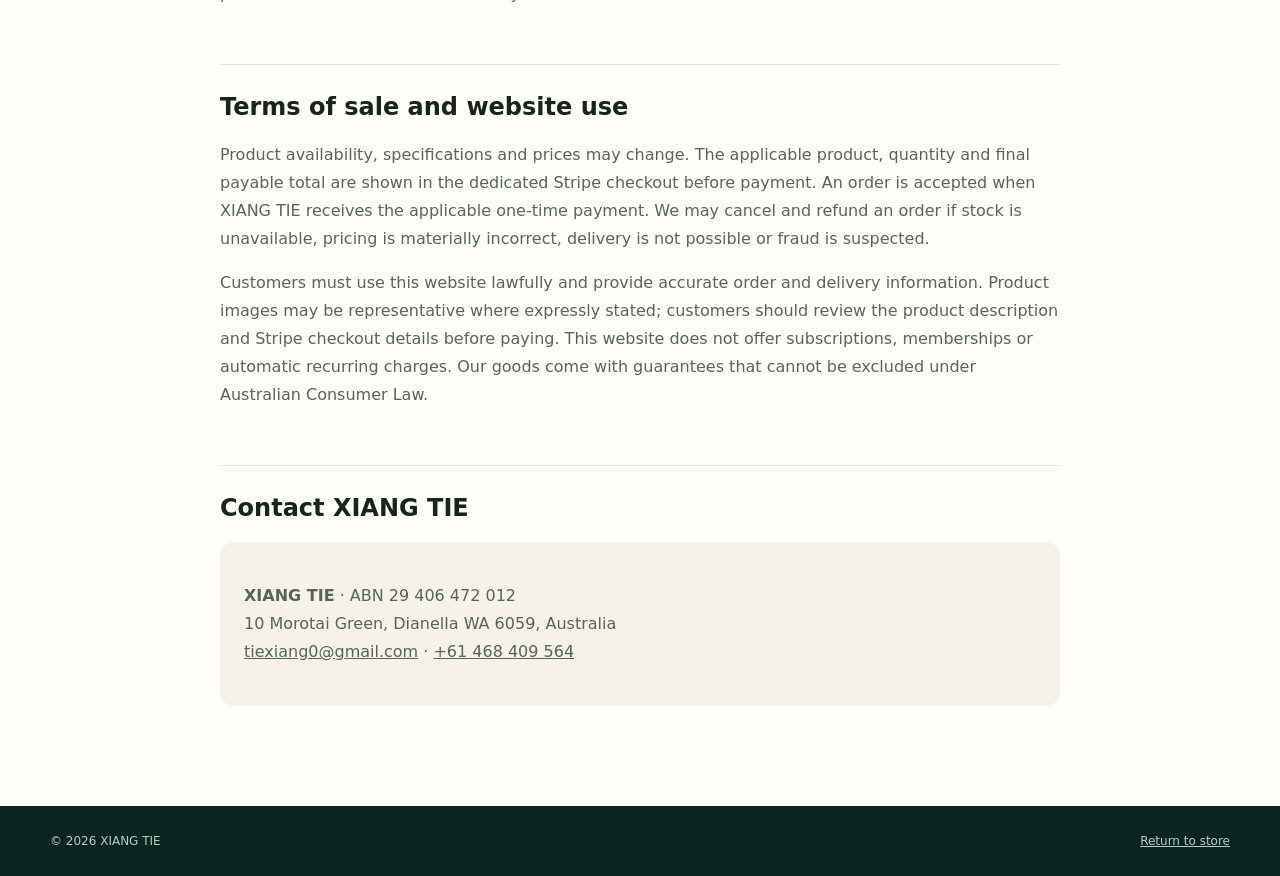
<file: policies/index.html>
<!doctype html>
<html lang="en"><head><meta charset="utf-8"><meta name="viewport" content="width=device-width,initial-scale=1"><title>Customer Policies | XIANG TIE</title><meta name="description" content="Shipping, returns, refunds, cancellation, privacy and website terms for XIANG TIE."><link rel="canonical" href="https://tie-noodles.online/policies/"><link rel="icon" type="image/png" href="/site-icon.png"><link rel="apple-touch-icon" href="/site-icon.png"><link rel="stylesheet" href="/retail.css"></head><body>
<nav class="nav wrap policy-top"><a class="brand" href="/en/"><img src="/site-icon.png" alt="XIANG TIE lamb logo"><div><strong>XIANG TIE</strong><small>Customer policies</small></div></a><div class="links"><a href="/en/#shop">Products</a><a href="/en/#contact">Contact</a><a class="pill" href="/en/#payment">Pay securely</a></div></nav>
<main class="policy-page"><div class="eyebrow">Last updated 16 September 2026</div><h1>Customer policies</h1><p>These policies apply to eligible purchases made directly from XIANG TIE through this website. Separate purchases made through eBay are also subject to the terms shown on the relevant eBay listing. Nothing in these policies excludes rights that cannot be excluded under the Australian Consumer Law.</p>
<section id="shipping"><h2>Shipping and delivery</h2><p>Orders are normally dispatched within 1–7 business days after successful payment. Delivery time begins after dispatch and depends on destination and carrier. The Stripe checkout displays the payable amount before payment. Tracking is provided where supported by the selected service.</p><p>Customers must provide an accurate delivery address at checkout. Please contact us promptly if an address needs correction. We cannot guarantee changes after dispatch.</p></section>
<section id="returns"><h2>Returns, refunds and exchanges</h2><p>For change-of-mind requests, unused, unopened and resalable goods may be returned within 14 days of delivery after contacting us for approval and return instructions. Unless the item is faulty or incorrect, the customer is responsible for return postage and original shipping charges are not refundable.</p><p>If an item is faulty, damaged, unsafe, materially different from its description, incorrect or missing, contact us with your order details and supporting photos where appropriate. Depending on the issue, we will arrange a repair, replacement, refund or other remedy required by Australian Consumer Law. Approved refunds are returned to the original payment method; the time taken to appear depends on Stripe and the customer’s bank.</p></section>
<section id="cancellation"><h2>Order cancellation</h2><p>To request cancellation, contact us as soon as possible. We can cancel and refund an order before it has been dispatched. Once dispatched, the returns policy applies. XIANG TIE does not offer memberships, subscriptions or automatic recurring payments through this website.</p></section>
<section id="privacy"><h2>Privacy</h2><p>We collect information reasonably needed to answer enquiries, process orders, take payment, deliver goods, prevent fraud and meet legal obligations. This may include your name, contact details, delivery address and order history. Stripe processes payment information under its own privacy terms; XIANG TIE does not store complete card details.</p><p>We do not sell personal information. We may share necessary information with Stripe, delivery providers, professional advisers and authorities where required by law. You may contact us to ask about personal information we hold about you.</p></section>
<section id="terms"><h2>Terms of sale and website use</h2><p>Product availability, specifications and prices may change. The applicable product, quantity and final payable total are shown in the dedicated Stripe checkout before payment. An order is accepted when XIANG TIE receives the applicable one-time payment. We may cancel and refund an order if stock is unavailable, pricing is materially incorrect, delivery is not possible or fraud is suspected.</p><p>Customers must use this website lawfully and provide accurate order and delivery information. Product images may be representative where expressly stated; customers should review the product description and Stripe checkout details before paying. This website does not offer subscriptions, memberships or automatic recurring charges. Our goods come with guarantees that cannot be excluded under Australian Consumer Law.</p></section>
<section><h2>Contact XIANG TIE</h2><div class="contact-box"><p><strong>XIANG TIE</strong> · ABN 29 406 472 012<br>10 Morotai Green, Dianella WA 6059, Australia<br><a href="mailto:tiexiang0@gmail.com">tiexiang0@gmail.com</a> · <a href="tel:+61468409564">+61 468 409 564</a></p></div></section></main>
<footer class="footer"><div class="wrap"><span>© 2026 XIANG TIE</span><a href="/en/">Return to store</a></div></footer></body></html>
</file>
<file: retail.css>
/* XIANG TIE — shared storefront and policy design system. */
:root {
  --forest: #153f36;
  --forest2: #0d3029;
  --cream: #f7f2e8;
  --paper: #fffdf8;
  --ink: #17231f;
  --muted: #64716c;
  --sage: #dfe8dd;
  --orange: #d45637;
  --line: #dce4df;
  --white: #fff;
  --max: 1180px;
}
* {
  box-sizing: border-box;
}
html {
  scroll-behavior: smooth;
}
body {
  margin: 0;
  background: var(--paper);
  color: var(--ink);
  font-family:
    Inter,
    ui-sans-serif,
    system-ui,
    -apple-system,
    BlinkMacSystemFont,
    "Segoe UI",
    sans-serif;
}
a {
  color: inherit;
}
.wrap {
  width: min(var(--max), calc(100% - 40px));
  margin: auto;
}
.notice {
  background: var(--forest2);
  color: #d9e7df;
  text-align: center;
  padding: 9px 16px;
  font-size: 12px;
  letter-spacing: 0.04em;
}
.nav {
  height: 82px;
  display: flex;
  align-items: center;
  justify-content: space-between;
}
.brand {
  display: flex;
  align-items: center;
  gap: 11px;
  text-decoration: none;
}
.brand img {
  width: 42px;
  height: 42px;
  object-fit: contain;
}
.brand strong {
  display: block;
  letter-spacing: 0.12em;
}
.brand small {
  display: block;
  color: var(--muted);
  font-size: 10px;
  letter-spacing: 0.14em;
  text-transform: uppercase;
}
.links {
  display: flex;
  align-items: center;
  gap: 28px;
}
.links a {
  text-decoration: none;
  font-size: 13px;
  font-weight: 650;
}
.pill {
  border: 1px solid var(--forest);
  border-radius: 999px;
  padding: 10px 16px;
}
.hero {
  background: var(--cream);
  border-radius: 30px;
  overflow: hidden;
  display: grid;
  grid-template-columns: 0.88fr 1.12fr;
  min-height: 560px;
}
.hero-copy {
  padding: 68px 52px;
  display: flex;
  flex-direction: column;
  justify-content: center;
}
.eyebrow {
  color: var(--orange);
  font-size: 12px;
  font-weight: 800;
  letter-spacing: 0.18em;
  text-transform: uppercase;
}
.hero h1 {
  font-family: Georgia, serif;
  font-weight: 500;
  font-size: clamp(52px, 6vw, 78px);
  line-height: 0.97;
  letter-spacing: -0.04em;
  margin: 21px 0;
}
.hero p {
  color: var(--muted);
  font-size: 17px;
  line-height: 1.7;
  max-width: 490px;
}
.actions {
  display: flex;
  gap: 12px;
  margin-top: 24px;
  flex-wrap: wrap;
}
.button {
  display: inline-block;
  text-decoration: none;
  padding: 14px 20px;
  border-radius: 8px;
  font-size: 13px;
  font-weight: 750;
}
.button-dark {
  background: var(--forest);
  color: #fff;
}
.button-light {
  background: #fff;
  border: 1px solid var(--line);
}
.hero-media img {
  width: 100%;
  height: 100%;
  object-fit: cover;
}
.trust {
  display: grid;
  grid-template-columns: repeat(3, 1fr);
  gap: 1px;
  background: var(--line);
  margin-top: 22px;
  border: 1px solid var(--line);
  border-radius: 18px;
  overflow: hidden;
}
.trust div {
  background: #fff;
  padding: 22px;
}
.trust strong {
  display: block;
  font-size: 13px;
}
.trust span {
  display: block;
  color: var(--muted);
  font-size: 12px;
  margin-top: 5px;
}
.section {
  padding: 96px 0;
}
.section-head {
  display: flex;
  justify-content: space-between;
  align-items: flex-end;
  gap: 30px;
  margin-bottom: 36px;
}
.section h2 {
  font-family: Georgia, serif;
  font-size: clamp(38px, 5vw, 62px);
  font-weight: 500;
  letter-spacing: -0.035em;
  line-height: 1.02;
  margin: 10px 0 0;
}
.section-head > p {
  max-width: 420px;
  color: var(--muted);
  line-height: 1.7;
}
.category-grid,
.channel-grid {
  display: grid;
  grid-template-columns: repeat(3, 1fr);
  gap: 18px;
}
.product-grid {
  display: grid;
  grid-template-columns: repeat(3, 1fr);
  gap: 22px;
}
.product-card {
  background: #fff;
  border: 1px solid var(--line);
  border-radius: 20px;
  overflow: hidden;
  display: flex;
  flex-direction: column;
}
.product-image {
  aspect-ratio: 1 / 1;
  background: var(--cream);
  position: relative;
  overflow: hidden;
}
.product-image img {
  width: 100%;
  height: 100%;
  object-fit: cover;
  display: block;
}
.product-image span {
  position: absolute;
  left: 16px;
  top: 16px;
  border-radius: 999px;
  padding: 7px 10px;
  background: rgba(255, 253, 248, 0.92);
  color: var(--forest);
  font-size: 10px;
  font-weight: 800;
  letter-spacing: 0.08em;
  text-transform: uppercase;
}
.product-body {
  padding: 24px;
  display: flex;
  flex: 1;
  flex-direction: column;
}
.product-meta small {
  color: var(--orange);
  font-size: 10px;
  font-weight: 800;
  letter-spacing: 0.1em;
}
.product-body h3 {
  font-size: 20px;
  margin: 9px 0 8px;
}
.product-body > p,
.product-body li {
  color: var(--muted);
  font-size: 13px;
  line-height: 1.6;
}
.product-body ul {
  margin: 9px 0 24px;
  padding-left: 18px;
}
.product-buy {
  margin-top: auto;
  padding-top: 18px;
  border-top: 1px solid var(--line);
  display: flex;
  align-items: center;
  justify-content: space-between;
  gap: 14px;
}
.product-buy strong {
  display: block;
  font-size: 19px;
}
.product-buy small {
  display: block;
  color: var(--muted);
  font-size: 9px;
  margin-top: 3px;
}
.embedded-product-checkout {
  align-items: stretch;
  flex-direction: column;
}
.embedded-product-checkout stripe-buy-button {
  display: block;
  width: 100%;
}
.add-to-order {
  display: inline-flex;
  align-items: center;
  justify-content: center;
  border: 0;
  border-radius: 8px;
  background: var(--forest);
  color: #fff;
  cursor: pointer;
  font: inherit;
  font-size: 12px;
  font-weight: 800;
  padding: 12px 14px;
  text-decoration: none;
}
.add-to-order:hover,
.add-to-order:focus-visible {
  background: var(--forest2);
}
.image-disclosure {
  margin: 20px 0 0;
  color: var(--muted);
  font-size: 11px;
  line-height: 1.6;
}
.cart-count {
  display: inline-grid;
  min-width: 19px;
  height: 19px;
  margin-left: 5px;
  place-items: center;
  border-radius: 999px;
  background: var(--orange);
  color: #fff;
  font-size: 10px;
}
.order-section {
  background: var(--cream);
  padding: 90px 0;
}
.order-layout {
  display: grid;
  grid-template-columns: 0.82fr 1.18fr;
  gap: 64px;
  align-items: start;
}
.order-layout h2 {
  font-family: Georgia, serif;
  font-size: clamp(38px, 5vw, 62px);
  font-weight: 500;
  letter-spacing: -0.035em;
  line-height: 1.02;
  margin: 10px 0 22px;
}
.order-layout > div > p {
  color: var(--muted);
  line-height: 1.7;
}
.order-assurance {
  margin-top: 28px;
  padding-left: 16px;
  border-left: 3px solid var(--orange);
}
.order-assurance strong,
.order-assurance span {
  display: block;
}
.order-assurance span {
  color: var(--muted);
  font-size: 12px;
  margin-top: 5px;
}
.order-card {
  border: 1px solid var(--line);
  border-radius: 22px;
  background: #fff;
  padding: 26px;
  box-shadow: 0 18px 55px rgba(21, 63, 54, 0.08);
}
.order-card-head {
  display: flex;
  justify-content: space-between;
  align-items: start;
  padding-bottom: 17px;
  border-bottom: 1px solid var(--line);
}
.order-card-head small {
  color: var(--orange);
  font-size: 10px;
  font-weight: 800;
  letter-spacing: 0.12em;
}
.order-card-head h3 {
  margin: 5px 0 0;
}
.clear-order {
  border: 0;
  background: transparent;
  color: var(--muted);
  cursor: pointer;
  font: inherit;
  font-size: 11px;
  text-decoration: underline;
}
.order-empty {
  color: var(--muted);
  font-size: 13px;
  padding: 30px 0;
  text-align: center;
}
.order-line {
  display: grid;
  grid-template-columns: 1fr auto auto;
  align-items: center;
  gap: 14px;
  padding: 16px 0;
  border-bottom: 1px solid var(--line);
}
.order-line strong,
.order-line small {
  display: block;
}
.order-line small {
  color: var(--muted);
  font-size: 10px;
  margin-top: 3px;
}
.quantity-control {
  display: flex;
  align-items: center;
  gap: 9px;
  border: 1px solid var(--line);
  border-radius: 999px;
  padding: 5px 8px;
}
.quantity-control button {
  width: 22px;
  height: 22px;
  border: 0;
  border-radius: 50%;
  background: var(--cream);
  cursor: pointer;
}
.quantity-control span {
  min-width: 12px;
  text-align: center;
  font-size: 12px;
  font-weight: 750;
}
.line-total {
  min-width: 72px;
  text-align: right;
  font-size: 13px;
}
.order-totals {
  padding: 18px 0;
}
.order-totals > div {
  display: flex;
  justify-content: space-between;
  gap: 20px;
}
.order-totals > small {
  display: block;
  color: var(--muted);
  font-size: 10px;
  line-height: 1.5;
  margin-top: 8px;
}
.order-email {
  display: block;
  text-align: center;
}
.order-email.disabled {
  background: #a8b3ae;
  pointer-events: none;
}
.order-privacy {
  display: block;
  color: var(--muted);
  font-size: 10px;
  line-height: 1.5;
  margin-top: 12px;
  text-align: center;
}
.flow-steps {
  display: grid;
  grid-template-columns: repeat(5, 1fr);
  gap: 14px;
}
.payment-product-links {
  display: grid;
  gap: 10px;
  margin-top: 20px;
}
.payment-product-links a {
  display: flex;
  justify-content: space-between;
  gap: 18px;
  align-items: center;
  border: 1px solid var(--line);
  border-radius: 10px;
  padding: 15px 16px;
  text-decoration: none;
  transition: border-color 0.2s ease, background 0.2s ease;
}
.payment-product-links a:hover,
.payment-product-links a:focus-visible {
  border-color: var(--forest);
  background: var(--cream);
}
.payment-product-links span {
  font-size: 13px;
  font-weight: 700;
}
.payment-product-links strong {
  color: var(--forest);
  font-size: 12px;
  white-space: nowrap;
}
.flow-steps article {
  border-top: 2px solid var(--forest);
  padding: 18px 4px 0;
}
.flow-steps span {
  color: var(--orange);
  font-size: 11px;
  font-weight: 800;
}
.flow-steps h3 {
  font-size: 15px;
  margin: 10px 0 6px;
}
.flow-steps p {
  color: var(--muted);
  font-size: 12px;
  line-height: 1.6;
}
.two-channel-grid {
  grid-template-columns: repeat(2, 1fr);
}
.payment-warning {
  display: grid;
  gap: 5px;
  margin: 24px 0;
  padding: 16px;
  border: 1px solid #efc7ba;
  border-radius: 10px;
  background: #fff6f2;
}
.payment-warning strong {
  color: var(--orange);
  font-size: 12px;
  text-transform: uppercase;
  letter-spacing: 0.08em;
}
.payment-warning span {
  color: #735348;
  font-size: 12px;
  line-height: 1.5;
}
.policy-cta {
  display: inline-block;
  margin-top: 34px;
  color: var(--forest);
  font-size: 13px;
  font-weight: 800;
}
.card {
  border: 1px solid var(--line);
  border-radius: 18px;
  padding: 28px;
  background: #fff;
}
.card .icon {
  width: 46px;
  height: 46px;
  display: grid;
  place-items: center;
  background: var(--sage);
  border-radius: 12px;
  font-size: 22px;
}
.card h3 {
  font-size: 18px;
  margin: 22px 0 8px;
}
.card p {
  color: var(--muted);
  font-size: 14px;
  line-height: 1.65;
}
.card small {
  display: block;
  color: var(--orange);
  font-weight: 750;
  letter-spacing: 0.08em;
  margin-top: 20px;
}
.channels {
  background: var(--forest);
  color: #fff;
}
.channels .section-head > p,
.channels .card p {
  color: #bed0c8;
}
.channels .card {
  background: rgba(255, 255, 255, 0.06);
  border-color: rgba(255, 255, 255, 0.18);
}
.channels .card a {
  display: inline-block;
  margin-top: 16px;
  color: #fff;
  font-size: 13px;
  font-weight: 750;
}
.channels .card.coming {
  border-style: dashed;
}
.payment {
  display: grid;
  grid-template-columns: 0.9fr 1.1fr;
  gap: 48px;
  align-items: center;
}
.payment-copy p {
  color: var(--muted);
  line-height: 1.7;
}
.payment-box {
  background: #fff;
  border: 1px solid var(--line);
  border-radius: 24px;
  padding: 30px;
  box-shadow: 0 18px 55px rgba(21, 63, 54, 0.09);
}
.payment-box h3 {
  margin: 0 0 8px;
}
.payment-box > p {
  color: var(--muted);
  font-size: 13px;
  line-height: 1.6;
}
.fulfilment {
  background: var(--cream);
}
.steps {
  display: grid;
  grid-template-columns: repeat(3, 1fr);
  gap: 24px;
}
.step span {
  display: grid;
  width: 34px;
  height: 34px;
  place-items: center;
  border-radius: 50%;
  background: var(--orange);
  color: #fff;
  font-size: 12px;
  font-weight: 800;
}
.step h3 {
  margin: 17px 0 8px;
}
.step p {
  color: var(--muted);
  font-size: 14px;
  line-height: 1.65;
}
.business {
  display: grid;
  grid-template-columns: 0.8fr 1.2fr;
  gap: 40px;
}
.details {
  display: grid;
  grid-template-columns: 1fr 1fr;
  gap: 18px;
}
.details div {
  padding: 20px;
  border-top: 1px solid var(--line);
}
.details small {
  display: block;
  color: var(--muted);
  font-size: 10px;
  letter-spacing: 0.12em;
}
.details p {
  margin: 7px 0 0;
  font-size: 14px;
  line-height: 1.5;
}
.policy-nav {
  background: var(--forest2);
  color: #dfe9e4;
  padding: 28px 0;
}
.policy-nav .wrap,
.footer .wrap {
  display: flex;
  justify-content: space-between;
  gap: 28px;
  align-items: center;
}
.policy-links {
  display: flex;
  gap: 20px;
  flex-wrap: wrap;
}
.policy-links a {
  font-size: 12px;
}
.footer {
  background: #09251f;
  color: #b9cbc3;
  padding: 28px 0;
  font-size: 12px;
}
.policy-page {
  max-width: 880px;
  margin: 0 auto;
  padding: 70px 20px 100px;
}
.policy-page h1 {
  font-family: Georgia, serif;
  font-size: 54px;
  font-weight: 500;
}
.policy-page h2 {
  margin-top: 56px;
  border-top: 1px solid var(--line);
  padding-top: 28px;
}
.policy-page p,
.policy-page li {
  color: #56645e;
  line-height: 1.75;
}
.policy-page .contact-box {
  background: var(--cream);
  padding: 24px;
  border-radius: 14px;
}
.policy-top {
  border-bottom: 1px solid var(--line);
}
@media (max-width: 1060px) {
  .product-grid {
    grid-template-columns: repeat(2, 1fr);
  }
  .flow-steps {
    grid-template-columns: repeat(3, 1fr);
  }
  .links {
    gap: 16px;
  }
}
@media (max-width: 820px) {
  .links a:not(.pill) {
    display: none;
  }
  .hero {
    grid-template-columns: 1fr;
  }
  .hero-copy {
    padding: 48px 28px;
  }
  .hero-media {
    height: 350px;
  }
  .trust,
  .category-grid,
  .channel-grid,
  .product-grid,
  .steps {
    grid-template-columns: 1fr;
  }
  .section {
    padding: 68px 0;
  }
  .section-head,
  .payment,
  .business,
  .order-layout {
    display: block;
  }
  .section-head > p {
    margin-top: 20px;
  }
  .payment-box {
    margin-top: 28px;
  }
  .details {
    grid-template-columns: 1fr;
  }
  .order-card {
    margin-top: 34px;
  }
  .flow-steps {
    grid-template-columns: 1fr 1fr;
  }
  .policy-nav .wrap,
  .footer .wrap {
    align-items: flex-start;
    flex-direction: column;
  }
  .policy-page h1 {
    font-size: 44px;
  }
}
@media (max-width: 520px) {
  .flow-steps {
    grid-template-columns: 1fr;
  }
  .product-buy {
    align-items: flex-start;
    flex-direction: column;
  }
  .add-to-order {
    width: 100%;
  }
  .order-line {
    grid-template-columns: 1fr auto;
  }
  .line-total {
    grid-column: 2;
  }
}
</file>
<file: payment-enhancements.css>
.payment-refined{gap:56px}
.payment-points{display:grid;gap:10px;margin:24px 0;color:#38584f;font-size:13px;font-weight:650}
.descriptor{margin-top:28px;font-size:13px}
.payment-box-refined{padding:24px;overflow:hidden}
.payment-box-head{display:flex;align-items:flex-start;justify-content:space-between;gap:16px;padding-bottom:16px;border-bottom:1px solid var(--line)}
.payment-box-head small{display:block;color:var(--orange);font-size:10px;font-weight:800;letter-spacing:.14em;margin-bottom:7px}
.payment-box-head h3{font-size:21px;margin:0}
.secure-badge{background:var(--sage);color:var(--forest);border-radius:999px;padding:7px 11px;font-size:11px;font-weight:800}
.stripe-widget{width:100%;max-width:430px;margin:18px auto 0;text-align:center}
.stripe-widget stripe-buy-button{display:block;width:100%}
.payment-fallback{margin-top:16px;padding-top:15px;border-top:1px solid var(--line);text-align:center;color:var(--muted);font-size:11px}
.payment-fallback a{color:var(--forest);font-weight:750;text-underline-offset:3px}
@media(max-width:820px){.payment-box-refined{padding:18px}.stripe-widget{max-width:100%}}
</file>
